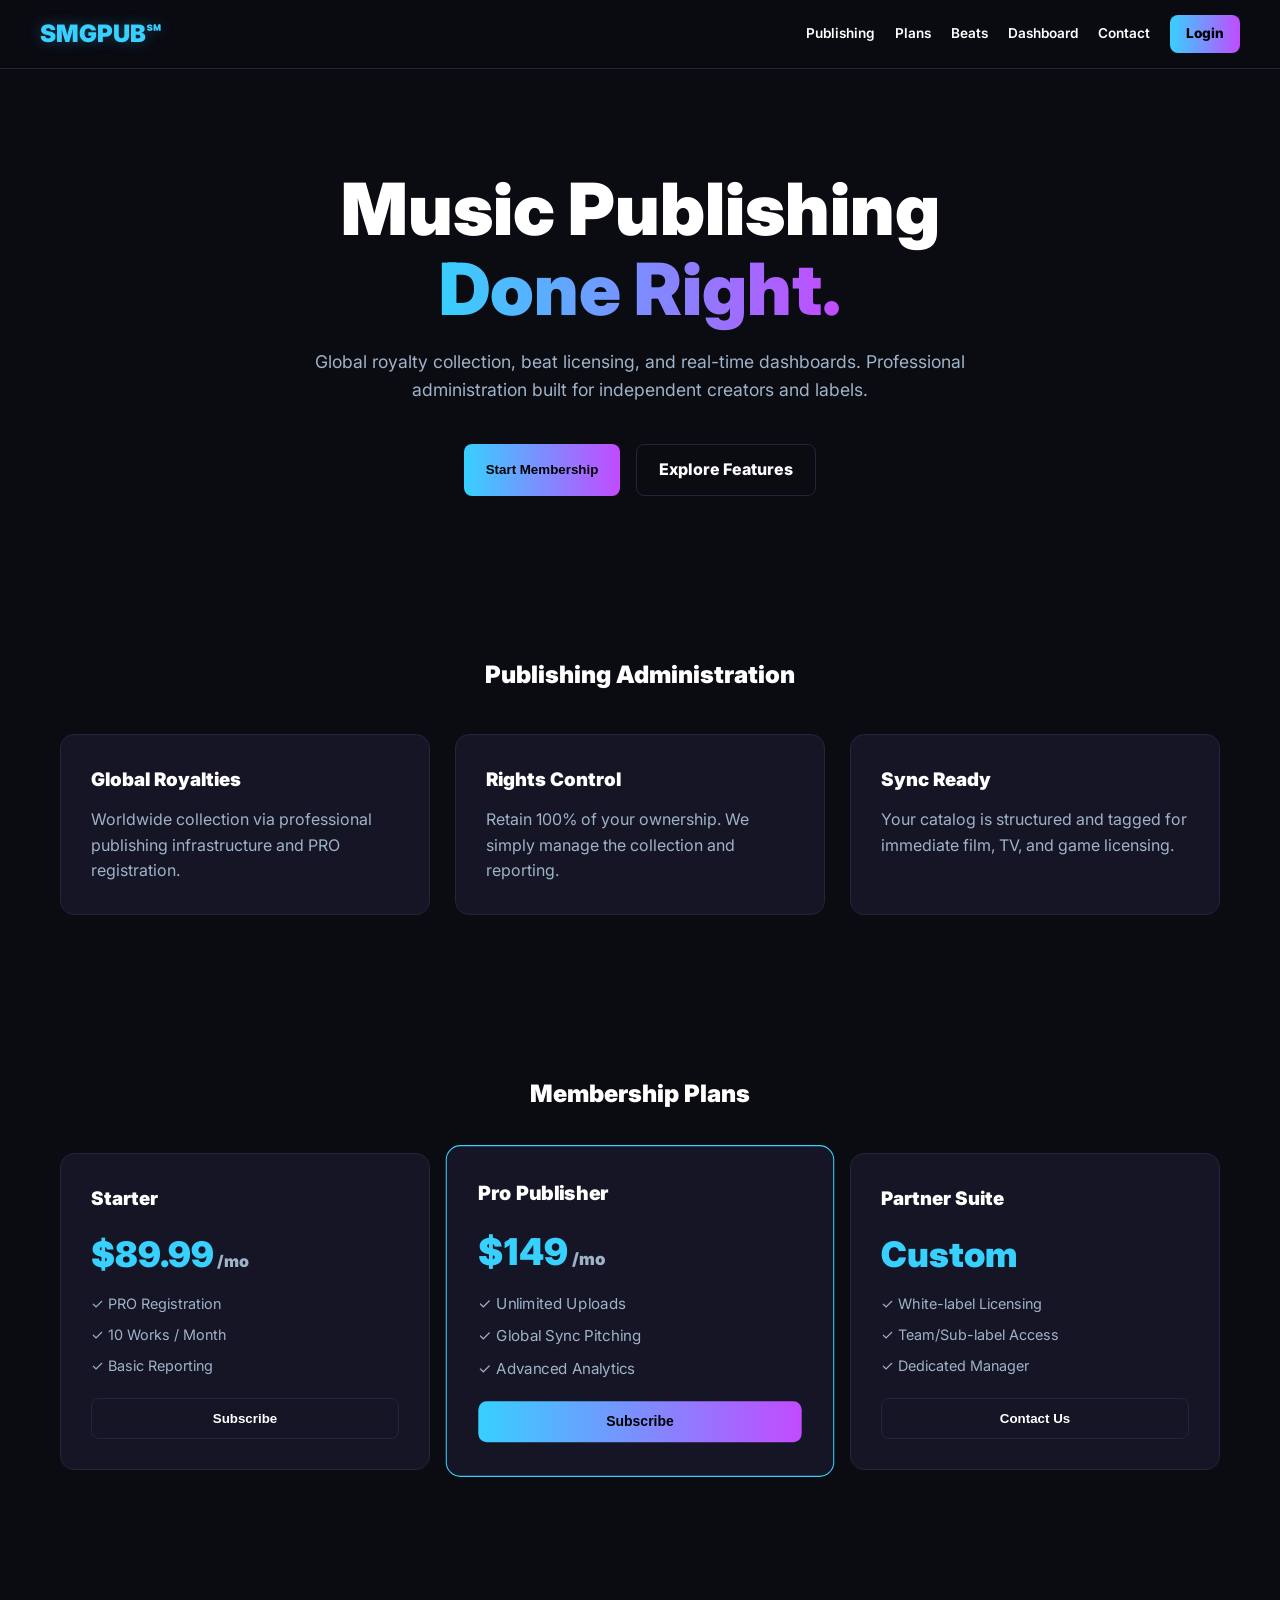
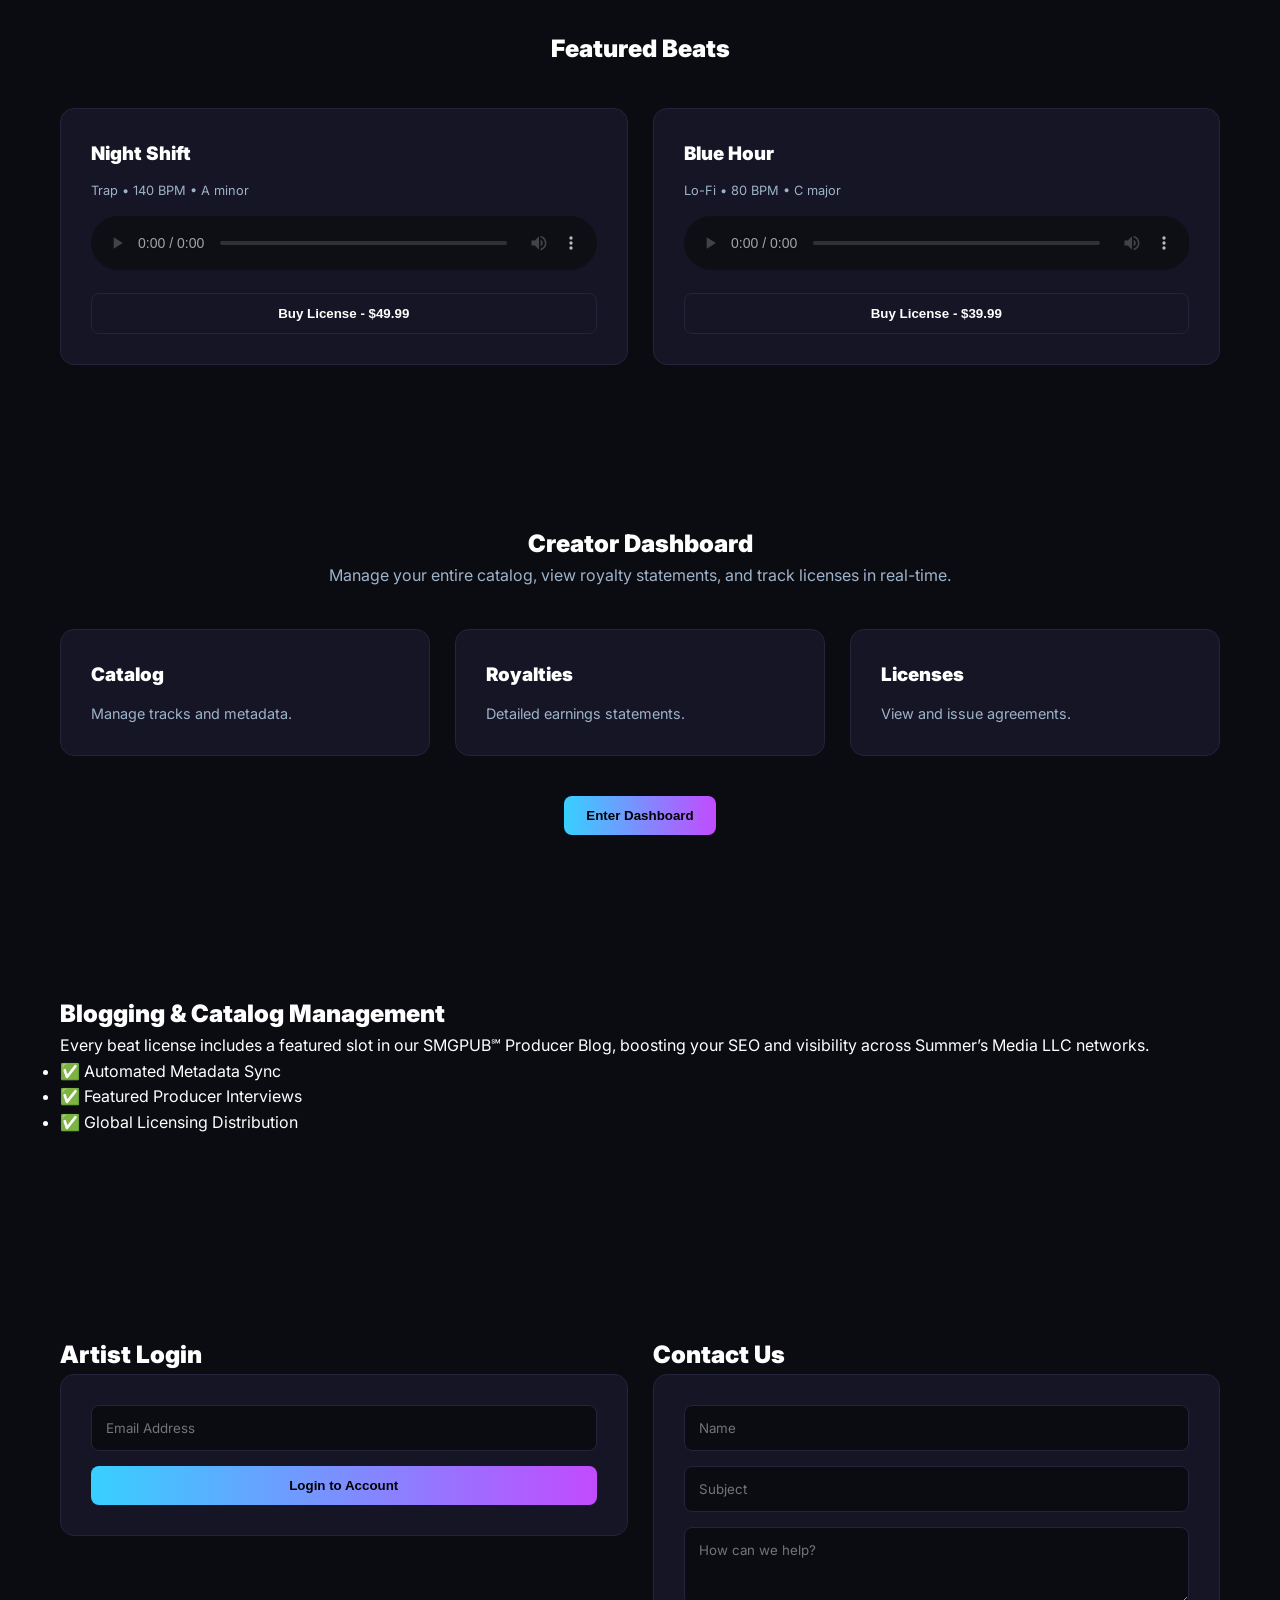
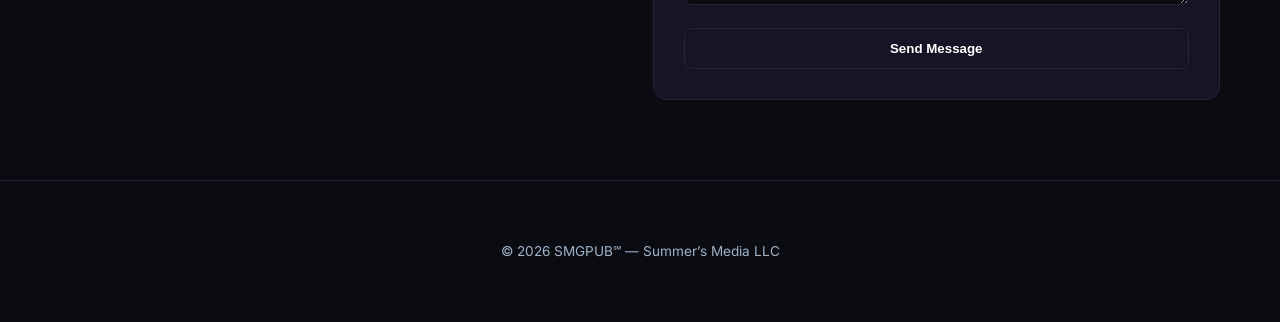
<file: index.html>
<!DOCTYPE html>
<html lang="en">
<head>
    <meta charset="UTF-8">
    <meta name="viewport" content="width=device-width, initial-scale=1.0">
    <title>SMGPUB℠ | Music Publishing & Licensing Platform</title>
    <meta name="description" content="SMGPUB℠ — Professional music publishing, beat licensing, catalog management, and creator tools for independent artists.">
    <meta name="author" content="Ray Summers(CEO)- S.M.G. Publishing">

    <meta property="og:title" content="SMGPUB℠Digital Distribution & Publishing">
    <meta property="og:description" content="Publish, license, and monetize your music with professional creator tools.">
    <meta property="og:type" content="website">

    <link href="https://fonts.googleapis.com/css2?family=Inter:wght@300;400;600;700;900&family=Merriweather:wght@700&display=swap" rel="stylesheet">

    <style>
        :root {
            --bg: #0b0b12;
            --panel: #151525;
            --primary: #37d0ff;
            --accent: #c24bff;
            --text: #ffffff;
            --muted: #9fb3c8;
            --stroke: #24243a;
            --radius: 14px;
            --shadow: 0 12px 30px rgba(0,0,0,0.4);
            --transition: all 0.25s ease;
        }

        * { box-sizing: border-box; margin: 0; padding: 0; }

        body {
            font-family: 'Inter', system-ui, Arial, sans-serif;
            background: var(--bg);
            color: var(--text);
            line-height: 1.6;
            scroll-behavior: smooth;
        }

        h1, h2, h3 { font-family: 'Inter', sans-serif; font-weight: 900; }
        .serif { font-family: 'Merriweather', serif; }

        header {
            position: sticky;
            top: 0;
            z-index: 999;
            display: flex;
            justify-content: space-between;
            align-items: center;
            padding: 15px 40px;
            background: rgba(11, 11, 18, 0.85);
            backdrop-filter: blur(10px);
            border-bottom: 1px solid var(--stroke);
        }

        .logo {
            font-size: 24px;
            font-weight: 900;
            color: var(--primary);
            cursor: pointer;
            text-shadow: 0 0 15px rgba(55, 208, 255, 0.3);
        }

        nav { display: flex; align-items: center; }
        nav a {
            margin-left: 20px;
            color: var(--text);
            text-decoration: none;
            font-size: 0.85rem;
            font-weight: 600;
            transition: var(--transition);
        }
        nav a:hover { color: var(--primary); }

        .btn {
            background: linear-gradient(90deg, var(--primary), var(--accent));
            color: #000;
            border: none;
            padding: 12px 22px;
            border-radius: 8px;
            font-weight: 800;
            cursor: pointer;
            transition: var(--transition);
            text-decoration: none;
            display: inline-block;
            text-align: center;
        }
        .btn:hover { transform: translateY(-2px); opacity: 0.9; }
        .btn.outline {
            background: none;
            border: 1px solid var(--stroke);
            color: var(--text);
        }
        .btn.outline:hover { border-color: var(--primary); }

        section {
            max-width: 1200px;
            margin: auto;
            padding: 80px 20px;
        }

        .hero {
            text-align: center;
            padding-top: 100px;
        }
        .hero h1 {
            font-size: clamp(2.5rem, 6vw, 4.5rem);
            line-height: 1.1;
            margin-bottom: 20px;
        }
        .hero span {
            background: linear-gradient(90deg, var(--primary), var(--accent));
            -webkit-background-clip: text;
            -webkit-text-fill-color: transparent;
        }
        .hero p {
            max-width: 700px;
            margin: 0 auto 40px;
            color: var(--muted);
            font-size: 1.1rem;
        }

        .grid {
            display: grid;
            grid-template-columns: repeat(auto-fit, minmax(280px, 1fr));
            gap: 25px;
            margin-top: 40px;
        }

        .card {
            background: var(--panel);
            border: 1px solid var(--stroke);
            border-radius: var(--radius);
            padding: 30px;
            transition: var(--transition);
        }
        .card:hover { transform: translateY(-5px); border-color: var(--primary); }
        .card h3 { margin-bottom: 12px; }
        .card ul { list-style: none; color: var(--muted); font-size: 0.9rem; margin-bottom: 20px; }
        .card ul li { margin-bottom: 8px; }

        .price {
            font-size: 2.2rem;
            font-weight: 900;
            color: var(--primary);
            margin: 10px 0;
        }

        audio { width: 100%; margin: 15px 0; filter: invert(100%) hue-rotate(180deg); opacity: 0.7; }

        input, textarea {
            width: 100%;
            padding: 14px;
            background: var(--bg);
            border: 1px solid var(--stroke);
            border-radius: 8px;
            color: white;
            margin-bottom: 15px;
            font-family: inherit;
        }

        footer {
            border-top: 1px solid var(--stroke);
            padding: 60px 20px;
            text-align: center;
            color: var(--muted);
            font-size: 0.85rem;
        }

        @media(max-width: 768px) {
            header { padding: 15px 20px; flex-direction: column; gap: 15px; }
            nav { flex-wrap: wrap; justify-content: center; }
            nav a { margin: 5px 10px; }
        }
    </style>
</head>
<body>

<header>
    <div class="logo" onclick="window.scrollTo(0,0)">SMGPUB℠</div>
    <nav>
        <a href="#publishing">Publishing</a>
        <a href="#plans">Plans</a>
        <a href="#beats">Beats</a>
        <a href="#dashboard">Dashboard</a>
        <a href="#contact">Contact</a>
        <a href="#login" class="btn" style="margin-left:20px; padding: 8px 16px;">Login</a>
    </nav>
</header>

<section id="home" class="hero">
    <h1>Music Publishing<br><span>Done Right.</span></h1>
    <p>
        Global royalty collection, beat licensing, and real-time dashboards. 
        Professional administration built for independent creators and labels.
    </p>
    <div style="display:flex; gap:16px; justify-content:center; flex-wrap:wrap">
        <button class="btn" onclick="subscribe()">Start Membership</button>
        <a href="#publishing" class="btn outline">Explore Features</a>
    </div>
</section>

<section id="publishing">
    <h2 style="text-align:center">Publishing Administration</h2>
    <div class="grid">
        <div class="card">
            <h3>Global Royalties</h3>
            <p style="color:var(--muted)">Worldwide collection via professional publishing infrastructure and PRO registration.</p>
        </div>
        <div class="card">
            <h3>Rights Control</h3>
            <p style="color:var(--muted)">Retain 100% of your ownership. We simply manage the collection and reporting.</p>
        </div>
        <div class="card">
            <h3>Sync Ready</h3>
            <p style="color:var(--muted)">Your catalog is structured and tagged for immediate film, TV, and game licensing.</p>
        </div>
    </div>
</section>

<section id="plans">
    <h2 style="text-align:center">Membership Plans</h2>
    <div class="grid">
        <div class="card">
            <h3>Starter</h3>
            <div class="price">$89.99<span style="font-size:1rem; color:var(--muted)"> /mo</span></div>
            <ul>
                <li>✓ PRO Registration</li>
                <li>✓ 10 Works / Month</li>
                <li>✓ Basic Reporting</li>
            </ul>
            <button class="btn outline" style="width:100%" onclick="subscribe()">Subscribe</button>
        </div>
        <div class="card" style="border-color:var(--primary); transform: scale(1.05);">
            <h3>Pro Publisher</h3>
            <div class="price">$149<span style="font-size:1rem; color:var(--muted)"> /mo</span></div>
            <ul>
                <li>✓ Unlimited Uploads</li>
                <li>✓ Global Sync Pitching</li>
                <li>✓ Advanced Analytics</li>
            </ul>
            <button class="btn" style="width:100%" onclick="subscribe()">Subscribe</button>
        </div>
        <div class="card">
            <h3>Partner Suite</h3>
            <div class="price">Custom</div>
            <ul>
                <li>✓ White-label Licensing</li>
                <li>✓ Team/Sub-label Access</li>
                <li>✓ Dedicated Manager</li>
            </ul>
            <button class="btn outline" style="width:100%" onclick="location.href='#contact'">Contact Us</button>
        </div>
    </div>
</section>

<section id="beats">
    <h2 style="text-align:center">Featured Beats</h2>
    <div class="grid">
        <div class="card">
            <h3>Night Shift</h3>
            <p style="font-size:0.8rem; color:var(--muted)">Trap • 140 BPM • A minor</p>
            <audio controls></audio>
            <button class="btn outline" style="width:100%">Buy License - $49.99</button>
        </div>
        <div class="card">
            <h3>Blue Hour</h3>
            <p style="font-size:0.8rem; color:var(--muted)">Lo-Fi • 80 BPM • C major</p>
            <audio controls></audio>
            <button class="btn outline" style="width:100%">Buy License - $39.99</button>
        </div>
    </div>
</section>

<section id="dashboard" style="text-align:center">
    <h2>Creator Dashboard</h2>
    <p style="color:var(--muted); margin-bottom: 30px;">Manage your entire catalog, view royalty statements, and track licenses in real-time.</p>
    <div class="grid" style="text-align:left">
        <div class="card"><h3>Catalog</h3><p style="font-size:0.9rem; color:var(--muted)">Manage tracks and metadata.</p></div>
        <div class="card"><h3>Royalties</h3><p style="font-size:0.9rem; color:var(--muted)">Detailed earnings statements.</p></div>
        <div class="card"><h3>Licenses</h3><p style="font-size:0.9rem; color:var(--muted)">View and issue agreements.</p></div>
    </div>
    <button class="btn" style="margin-top:40px" onclick="goDashboard()">Enter Dashboard</button>
</section>
<section id="publishing" class="glass-panel">
    <div class="content">
        <h2>Blogging & Catalog Management</h2>
        <p>Every beat license includes a featured slot in our SMGPUB℠ Producer Blog, boosting your SEO and visibility across Summer’s Media LLC networks.</p>
        <ul class="service-list">
            <li>✅ Automated Metadata Sync</li>
            <li>✅ Featured Producer Interviews</li>
            <li>✅ Global Licensing Distribution</li>
        </ul>
    </div>
</section>

<div id="beat-grid-root"></div>

<section id="contact">
    <div class="grid">
        <div id="login">
            <h2>Artist Login</h2>
            <div class="card">
                <input id="email" type="email" placeholder="Email Address">
                <button class="btn" style="width:100%" onclick="login()">Login to Account</button>
            </div>
        </div>
        <div>
            <h2>Contact Us</h2>
            <div class="card">
                <form onsubmit="event.preventDefault(); alert('Message sent!');">
                    <input placeholder="Name" required>
                    <input placeholder="Subject" required>
                    <textarea rows="3" placeholder="How can we help?"></textarea>
                    <button class="btn outline" style="width:100%">Send Message</button>
                </form>
            </div>
        </div>
    </div>
</section>

<footer>
    <p>© <span id="year">2026</span> SMGPUB℠ — Summer’s Media LLC</p>
</footer>

<script>
    const API = "https://YOUR-VERCEL-APP.vercel.app/api";

    // Set current year
    document.getElementById("year").textContent = new Date().getFullYear();

    async function login() {
        const email = document.getElementById("email").value;
        if(!email) return alert("Please enter your email");
        
        try {
            const res = await fetch(`${API}/auth/login`, {
                method: "POST",
                headers: { "Content-Type": "application/json" },
                body: JSON.stringify({ email })
            });
            const data = await res.json();
            localStorage.setItem("token", data.token);
            alert("Login successful!");
        } catch (err) {
            console.error(err);
            alert("Login simulation: Connection to API failed.");
        }
    }

    async function subscribe() {
        try {
            const res = await fetch(`${API}/stripe/subscribe`, { method: "POST" });
            const data = await res.json();
            if(data.url) window.location.href = data.url;
        } catch (err) {
            alert("Stripe Checkout would launch here.");
        }
    }

    function goDashboard() {
        window.location.href = "/dashboard";
    }
</script>

</body>
</html>
</file>
